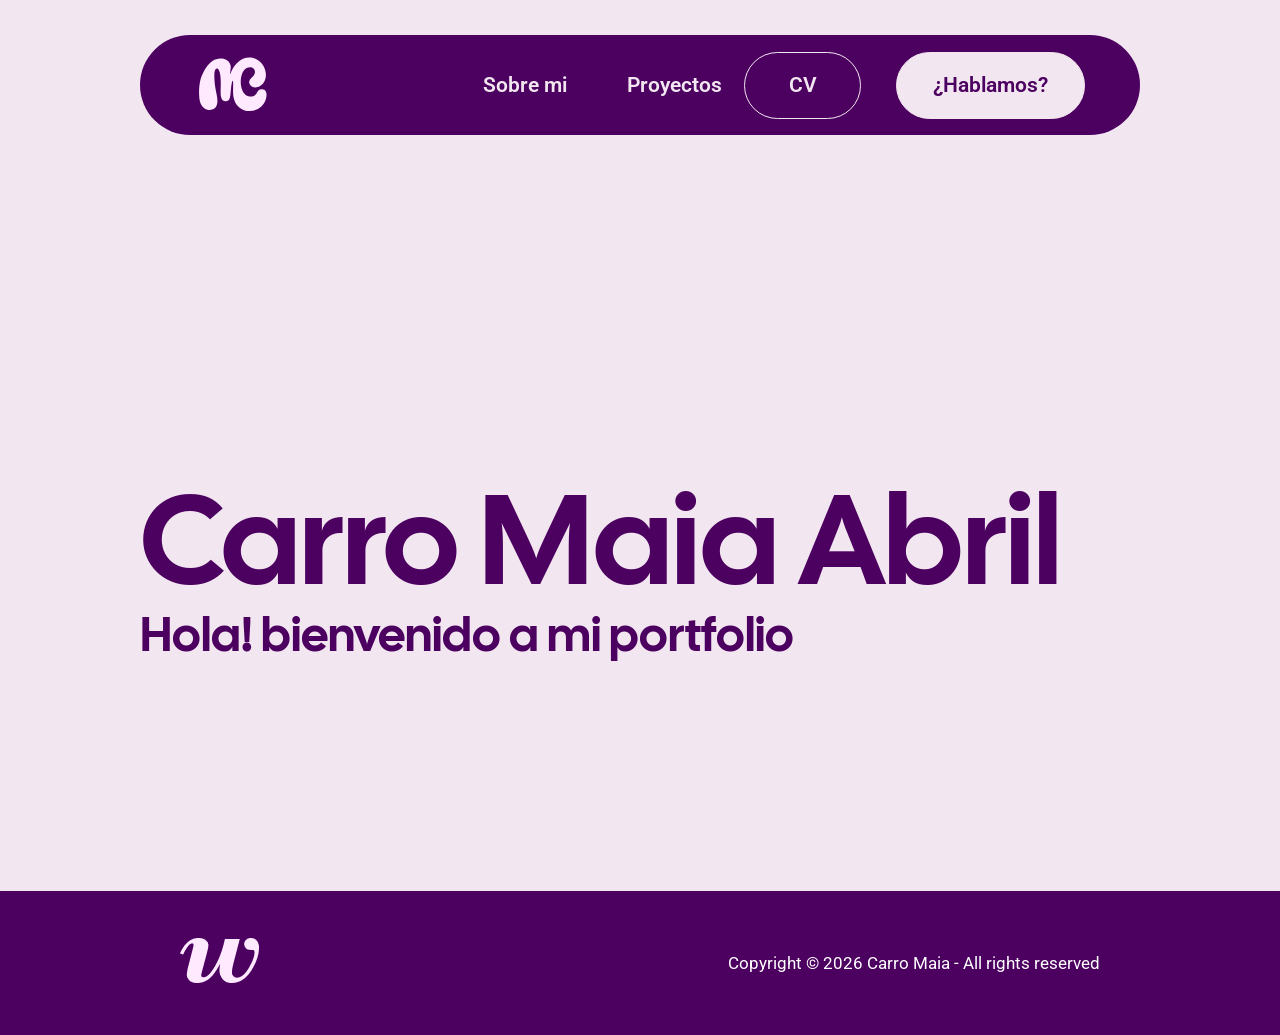
<file: index.html>
<!DOCTYPE html>
<html>

<head>
    <meta charset="utf-8" />
    <title>Maia Abril Carro - Portfolio</title>
    <link rel="icon" href="img/logo-icon.svg" type="image/logo-icon" sizes="16x16" alt="favicon-cvmaia">
    <link rel="stylesheet" href="estilos.css">
    <style>
        @import url('https://fonts.googleapis.com/css2?family=Cal+Sans&family=Roboto:ital,wdth,wght@0,75..100,100..900;1,75..100,100..900&display=swap');
    </style>
</head>

<body id="index">
    <header>
        <div class="logo-header">
            <a href="index.html">
                <img class="logo" src="img/logo-clarito.svg" alt="Logo" width="75px" height="65px">
            </a>
        </div>

        <nav class="nav-links">
            <a href="sobremi.html" target="_self">Sobre mi</a>
            <a href="proyectos.html" target="_self">Proyectos</a>
        </nav>

        <div class="nav-cv-contacto">
            <a class="cv" href="img/cv_carro_maia.pdf" download="CV-Maia-Carro.pdf" target="_blank">CV</a>
            <a class="contacto-header" href="contacto.html" target="_self">¿Hablamos?</a>
        </div>
    </header>

    <main>
        <section id="caja-index">
            <h1 class="h1">Carro Maia Abril</h1>
            <h2 class="h2">Hola! bienvenido a mi portfolio</h2>
        </section>

    </main>

    <footer>
        <a href="https://www.instagram.com/wis.unla/" target="_blank">
            <img src="img/compu3.png" alt="logo compu 3" widht="79px" height="45px">
        </a>
        <p class="footer">Copyright © 2026 Carro Maia - All rights reserved</p>
    </footer>

</body>

</html>
</file>
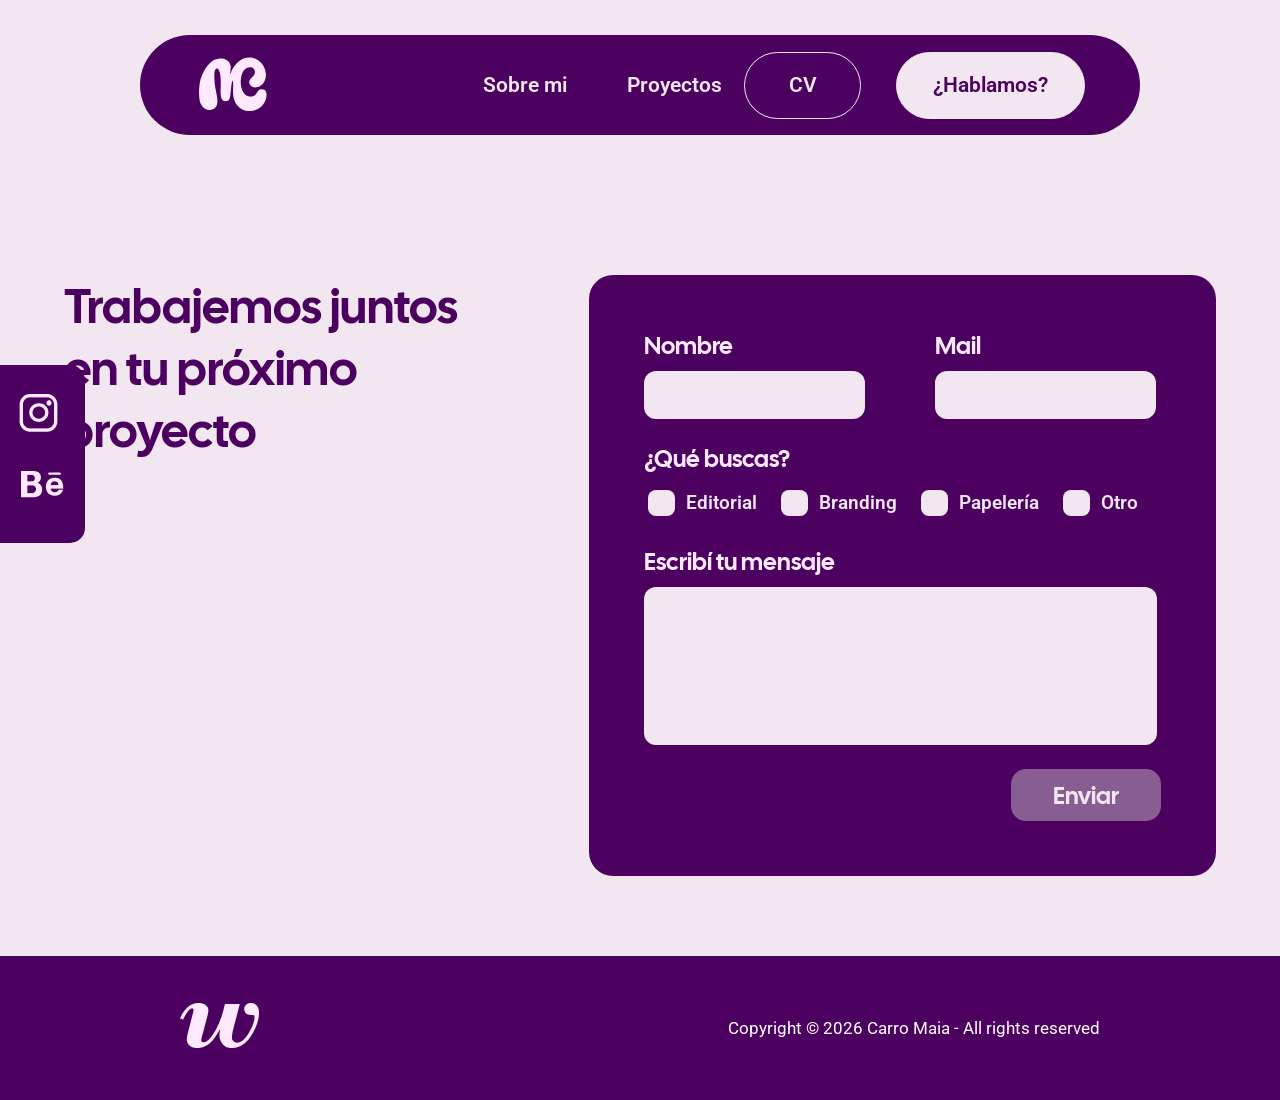
<file: contacto.html>
<!DOCTYPE html>
<html>

<head>
    <meta charset="utf-8" />
    <title>Maia Abril Carro - Portfolio</title>
    <link rel="icon" href="img/logo-icon.svg" type="image/logo-icon" sizes="16x16" alt="favicon-cvmaia">
    <link rel="stylesheet" href="estilos.css">
    <style>
        @import url('https://fonts.googleapis.com/css2?family=Cal+Sans&family=Roboto:ital,wdth,wght@0,75..100,100..900;1,75..100,100..900&display=swap');
    </style>
</head>

<body>
    <header id="header-top">
        <div class="logo-header">
            <a href="index.html">
                <img class="logo" src="img/logo-clarito.svg" alt="Logo" width="75px" height="65px">
            </a>
        </div>

        <nav class="nav-links">
            <a href="sobremi.html" target="_self">Sobre mi</a>
            <a href="proyectos.html" target="_self">Proyectos</a>
        </nav>

        <div class="nav-cv-contacto">
            <a class="cv" href="img/cv_carro_maia.pdf" download="CV-Maia-Carro.pdf" target="_blank">CV</a>
            <a class="contacto-header" href="contacto.html" target="_self">¿Hablamos?</a>
        </div>
    </header>

    <main id="main-contacto">
        <section class="contacto">
            <div class="izq">
                <div>
                    <h2>Trabajemos juntos en tu próximo proyecto</h2>
                </div>
            </div>
            <form method="post" action="" target="_blank" enctype="text/plain" class="formulario">
                <div class="datos-persona">
                    <div class="nombre">
                        <label for="nombre">
                            <h6>Nombre</h6>
                        </label>
                        <input type="text" name="Nombre" id="Nombre" maxlength="30" required>
                    </div>
                    <div class="mail">
                        <label for="mail">
                            <h6>Mail</h6>
                        </label>
                        <input type="email" name="mail" id="Mail" required>
                    </div>
                </div>
                <div class="que-buscas">
                    <h6>¿Qué buscas?</h6>
                    <div class="selecciona">
                        <label class="checkbox">
                            <input type="checkbox" name="interes[]" value="Editorial"><span>Editorial</span>
                        </label>
                        <label class="checkbox">
                            <input type="checkbox" name="interes[]" value="Branding"><span>Branding</span>
                        </label>
                        <label class="checkbox">
                            <input type="checkbox" name="interes[]" value="Papeleria"><span>Papelería</span>
                        </label>
                        <label class="checkbox">
                            <input type="checkbox" name="interes[]" value="Otro"><span>Otro</span>
                        </label>
                    </div>
                </div>
                <div class="mensaje">
                    <label for="mensaje">
                        <h6>Escribí tu mensaje</h6>
                    </label>
                    <textarea name="mensaje" id="mensaje" maxlength="700" required></textarea>
                </div>
                <input type="submit" class="boton-enviar" value="Enviar">
            </form>
        </section>
    </main>

    <footer>
        <a href="https://www.instagram.com/wis.unla/" target="_blank">
            <img src="img/compu3.png" alt="logo compu 3" widht="79px" height="45px">
        </a>
        <p class="footer">Copyright © 2026 Carro Maia - All rights reserved</p>
    </footer>

    <!--redes-->
    <div class="redes-fijo">
        <a href="https://www.instagram.com/maaaaidg_?vrfl=MTBiZG1qdjFpdGtocA%3D%3D&utm_source=qr" target="_blank">
            <img src="img/instagram-portfolio.png" alt="Instagram">
        </a>
        <a href="https://www.behance.net/maiacarro" target="_blank">
            <img src="img/behance-portfolio.png" alt="Behance">
        </a>
    </div>

</body>

</html>
</file>
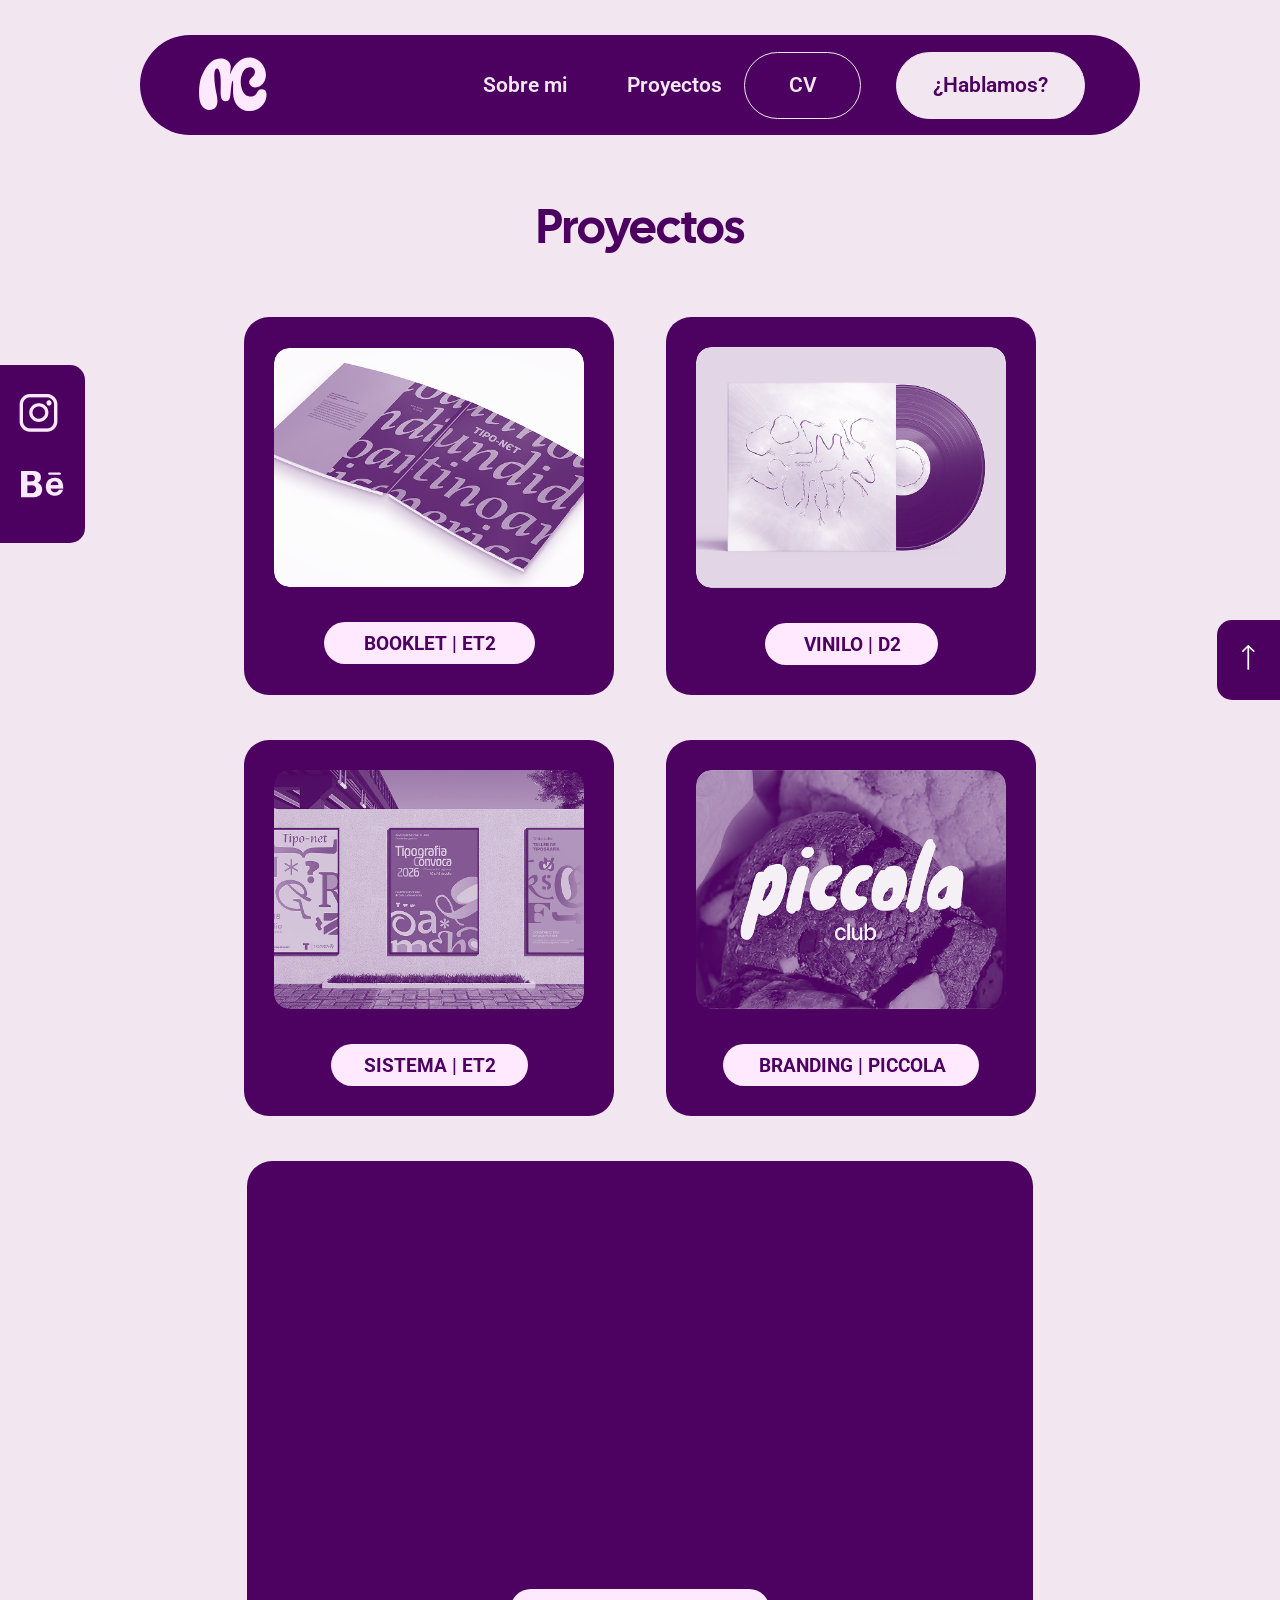
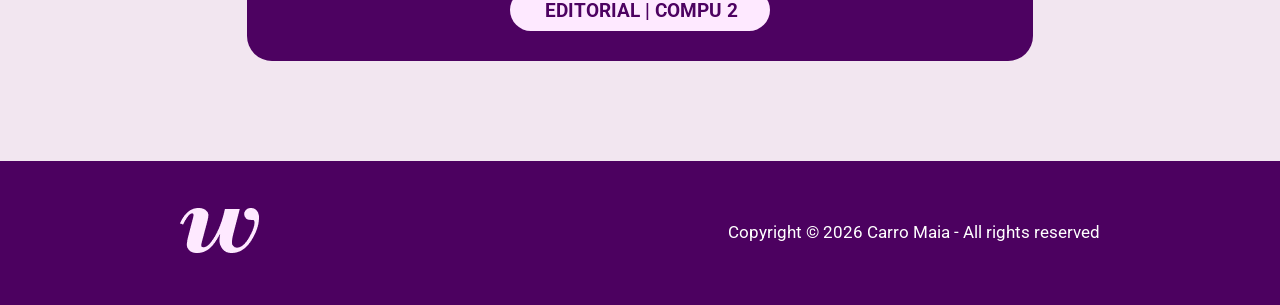
<file: proyectos.html>
<!DOCTYPE html>
<html>

<head>
    <meta charset="utf-8" />
    <title>Maia Abril Carro - Portfolio</title>
    <link rel="icon" href="img/logo-icon.svg" type="image/logo-icon" sizes="16x16" alt="favicon-cvmaia">
    <link rel="stylesheet" href="estilos.css">
    <style>
        @import url('https://fonts.googleapis.com/css2?family=Cal+Sans&family=Roboto:ital,wdth,wght@0,75..100,100..900;1,75..100,100..900&display=swap');
    </style>
</head>

<body>
    <header id="header-top">
        <div class="logo-header">
            <a href="index.html">
                <img class="logo" src="img/logo-clarito.svg" alt="Logo" width="75px" height="65px">
            </a>
        </div>

        <nav class="nav-links">
            <a href="sobremi.html" target="_self">Sobre mi</a>
            <a href="proyectos.html" target="_self">Proyectos</a>
        </nav>

        <div class="nav-cv-contacto">
            <a class="cv" href="img/cv_carro_maia.pdf" download="CV-Maia-Carro.pdf" target="_blank">CV</a>
            <a class="contacto-header" href="contacto.html" target="_self">¿Hablamos?</a>
        </div>
    </header>

    <main>
        <section class="proyectos">
            <h2>Proyectos</h2>
            <article id="galeria">
                <!-- Primera caja: Booklet -->
                <div class="caja">
                    <div class="contenedor-foto-proyecto">
                        <img class="foto-normal" src="img/booklet_color.png" alt="Proyecto Booklet violeta">
                        <img class="foto-hover" src="img/booklet.png" alt="Proyecto Booklet color">
                    </div>
                    <div class="boton-booklet">
                        <button onclick="mostrarGaleria('booklet')" class="cajas">BOOKLET | ET2</button>
                    </div>
                </div>

                <!-- Segunda caja: Vinilo -->
                <div class="caja">
                    <div class="contenedor-foto-proyecto">
                        <img class="foto-normal" src="img/vinilo.png" alt="Proyecto Vinilo violeta">
                        <img class="foto-hover" src="img/vinilo_color.png" alt="Proyecto Vinilo color">
                    </div>
                    <div class="boton-vinilo">
                        <button onclick="mostrarGaleria('vinilo')" class="cajas">VINILO | D2</button>
                    </div>
                </div>

                <!-- Tercera caja: Sistema -->
                <div class="caja">
                    <div class="contenedor-foto-proyecto">
                        <img class="foto-normal" src="img/sistema.png" alt="Proyecto Sistema violeta">
                        <img class="foto-hover" src="img/sistema_color.png" alt="Proyecto Sistema color">
                    </div>
                    <div class="boton-sistema">
                        <button onclick="mostrarGaleria('sistema')" class="cajas">SISTEMA | ET2</button>
                    </div>
                </div>

                <!-- Cuarta caja: Branding -->
                <div class="caja">
                    <div class="contenedor-foto-proyecto">
                        <img class="foto-normal" src="img/piccola.png" alt="Proyecto Branding violeta">
                        <img class="foto-hover" src="img/piccola_color.png" alt="Proyecto Branding color">
                    </div>
                    <div class="boton-branding">
                        <button onclick="mostrarGaleria('piccola')" class="cajas">BRANDING | PICCOLA</button>
                    </div>
                </div>

                <!-- Quinta caja: Editoral -->
                <div class="caja caja-ancha">
                    <div class="contenedor-foto-proyecto">
                        <video class="video-proyecto" src="img/video_editorial.mp4" autoplay muted loop
                            playsinline></video>
                    </div>
                    <div class="boton-editorial">
                        <button onclick="mostrarGaleria('editorial')" class="cajas">EDITORIAL | COMPU 2</button>
                    </div>
                </div>

            </article>

            <!--galeria oculta-->
            <section id="galeriaPopup" class="galeria-popup">
                <ul>
                    <li class="popup-completo" id="booklet">
                        <img src="img/booklet_galeria.png" alt="Proyecto Booklet color">
                        <div class="popup-der">
                            <button onclick="ocultarGaleria()">Cerrar ✕</button>
                            <div class="titulo-proy-popup">
                                <h3>BOOKLET</h3>
                                <h2>Espacio Tipográfico 2</h2>
                            </div>
                            <p class="descripcion">Booklet destinado a diseñadores, con contenidos dedicados a una
                                fundidora tipográfica latinoamericana. Cátedra De Losa — UNLa.</p>
                        </div>
                    </li>

                    <li class="popup-completo" id="vinilo">
                        <img src="img/vinilo_galeria.png" alt="Proyecto Vinilo color">
                        <div class="popup-der">
                            <button onclick="ocultarGaleria()">Cerrar ✕</button>
                            <div class="titulo-proy-popup">
                                <h3>VINILO</h3>
                                <h2>Taller de Diseño 2</h2>
                            </div>
                            <p class="descripcion">Exploración tipográfica a partir de la consigna Tipografía como
                                imagen. Cátedra Volpe — UNLa.
                                ​​</p>
                        </div>
                    </li>

                    <li class="popup-completo" id="sistema">
                        <img src="img/sistema_color_galeria.png" alt="Proyecto Sistema color">
                        <div class="popup-der">
                            <button onclick="ocultarGaleria()">Cerrar ✕</button>
                            <div class="titulo-proy-popup">
                                <h3>SISTEMA</h3>
                                <h2>Espacio Tipográfico 2</h2>
                            </div>
                            <p class="descripcion">Diseño de sistema de piezas gráficas para Tipografía Convoca, un
                                encuentro regional ficticio de tipografía. Cátedra De Losa — UNLa.</p>
                        </div>
                    </li>

                    <li class="popup-completo" id="piccola">
                        <img src="img/piccola_galeria.png" alt="Proyecto Branding color">
                        <div class="popup-der">
                            <button onclick="ocultarGaleria()">Cerrar ✕</button>
                            <div class="titulo-proy-popup">
                                <h3>BRANDING</h3>
                                <h2>Piccola</h2>
                            </div>
                            <p class="descripcion">Desarrollo de identidad visual y branding para un emprendimiento de
                                pastelería y cookies.</p>
                        </div>
                    </li>
                    <li class="popup-completo" id="editorial">
                        <img src="img/editorial.png" alt="Revista editorial">
                        <div class="popup-der">
                            <button onclick="ocultarGaleria()">Cerrar ✕</button>
                            <div class="titulo-proy-popup">
                                <h3>EDITORIAL</h3>
                                <h2>Compu 2</h2>
                            </div>
                            <p class="descripcion">Diseño de dispositivo de lectura en formato A5 vertical por página,
                                aplicando conceptos y técnicas de la cursada. Cátedra Nuñez — UNLa.</p>
                        </div>
                    </li>
                </ul>
            </section>
        </section>
    </main>

    <footer>
        <a href="https://www.instagram.com/wis.unla/" target="_blank">
            <img src="img/compu3.png" alt="logo compu 3" widht="79px" height="45px">
        </a>
        <p class="footer">Copyright © 2026 Carro Maia - All rights reserved</p>
    </footer>

    <!--redes y flecha-->
    <div class="redes-fijo">
        <a href="https://www.instagram.com/maaaaidg_?vrfl=MTBiZG1qdjFpdGtocA%3D%3D&utm_source=qr" target="_blank">
            <img src="img/instagram-portfolio.png" alt="Instagram">
        </a>
        <a href="https://www.behance.net/maiacarro" target="_blank">
            <img src="img/behance-portfolio.png" alt="Behance">
        </a>
    </div>
    <div class="volver-arriba">
        <a href="#header-top"><img src="img/flecha.png" alt="volver arriba"></a>
    </div>

    <script>
        function mostrarGaleria(idProyecto) {
            document.getElementById("galeriaPopup").style.display = "flex";

            const proyectos = document.querySelectorAll('.popup-completo');
            proyectos.forEach(p => p.style.display = 'none');

            const seleccionado = document.getElementById(idProyecto);
            if (seleccionado) {
                seleccionado.style.display = "flex";
            }
        }

        function ocultarGaleria() {
            document.getElementById("galeriaPopup").style.display = "none";
            window.location.hash = "";
        }
    </script>

    </main>

</body>

</html>
</file>
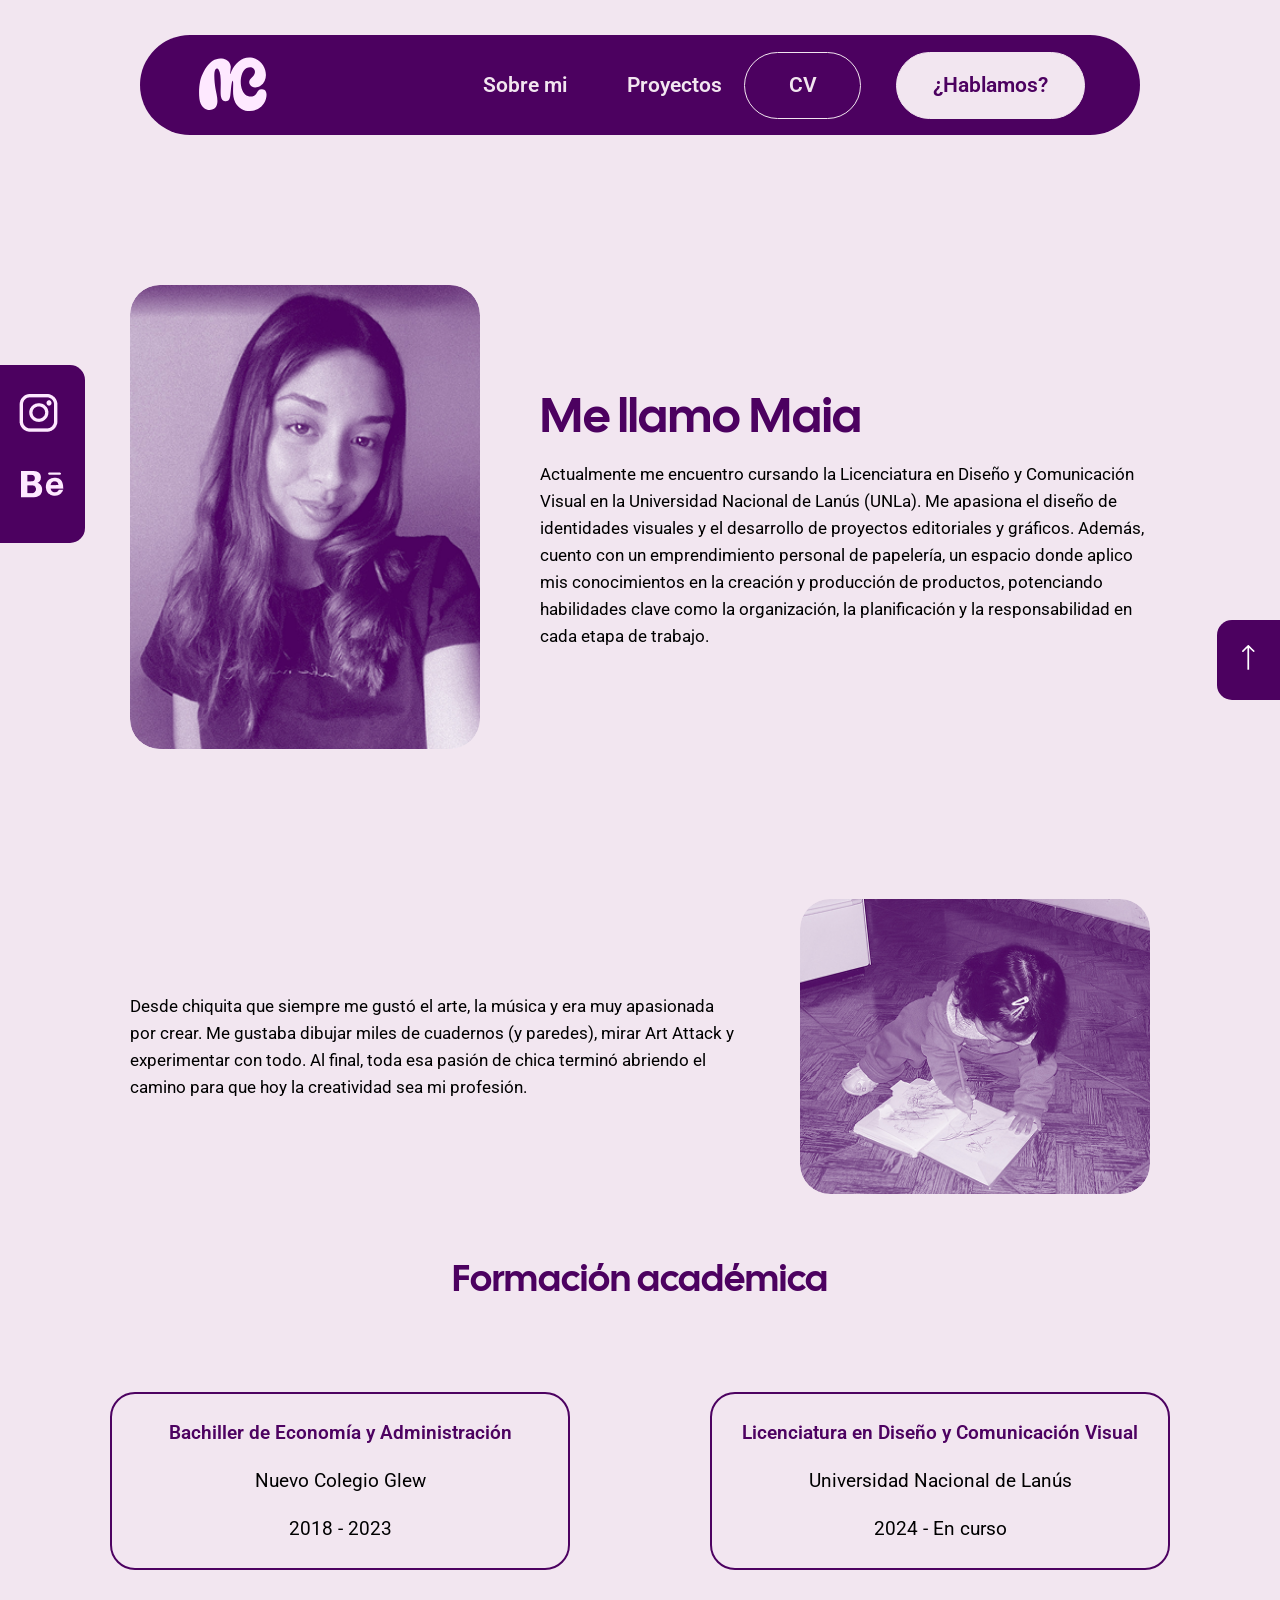
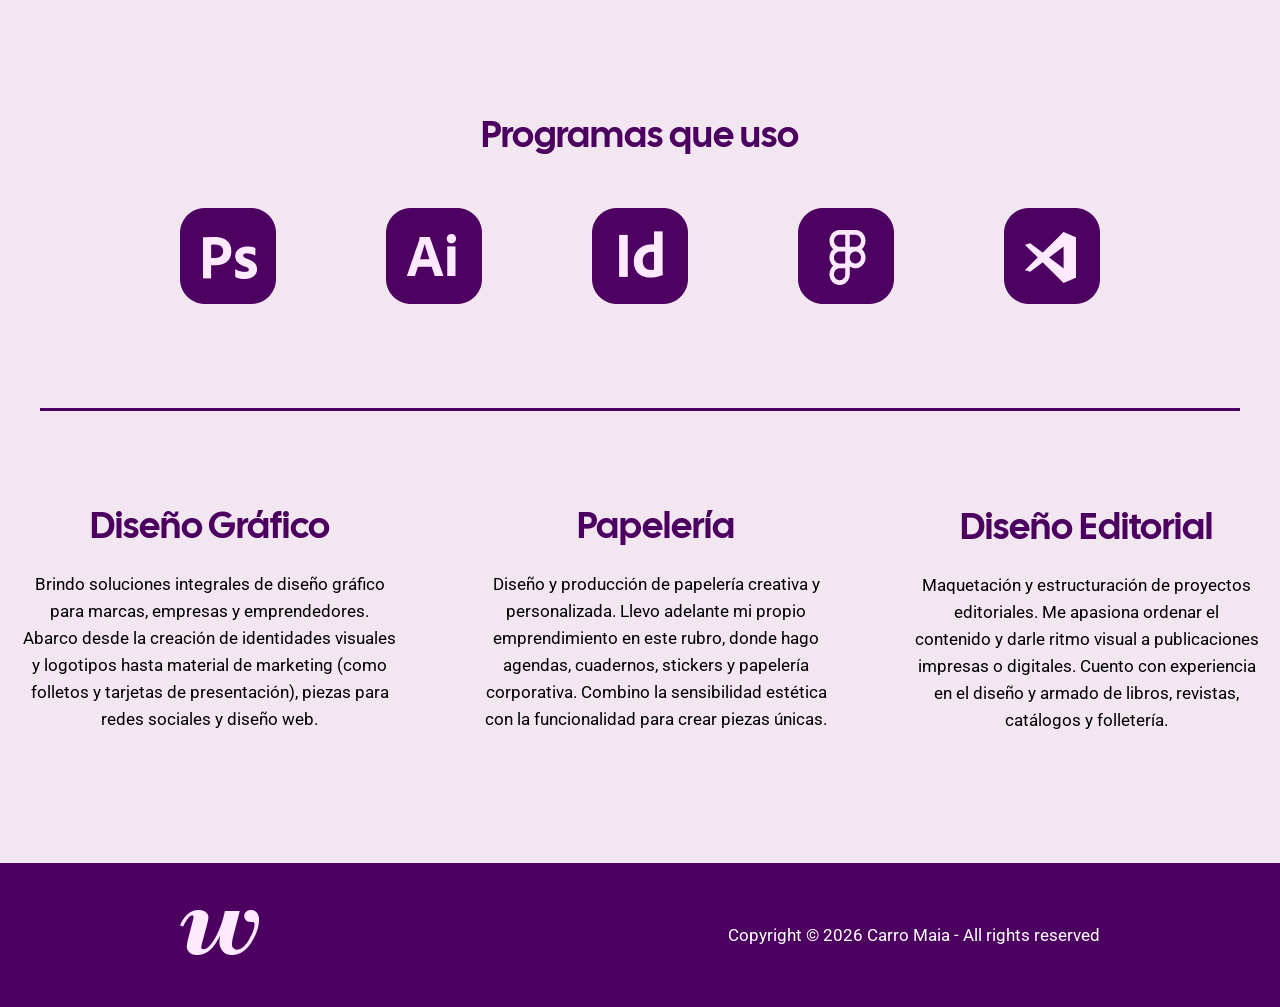
<file: sobremi.html>
<!DOCTYPE html>
<html>

<head>
    <meta charset="utf-8" />
    <title>Maia Abril Carro - Portfolio</title>
    <link rel="icon" href="img/logo-icon.svg" type="image/logo-icon" sizes="16x16" alt="favicon-cvmaia">
    <link rel="stylesheet" href="estilos.css">
    <style>
        @import url('https://fonts.googleapis.com/css2?family=Cal+Sans&family=Roboto:ital,wdth,wght@0,75..100,100..900;1,75..100,100..900&display=swap');
    </style>
</head>

<body>
    <header id="header-top">
        <div class="logo-header">
            <a href="index.html">
                <img class="logo" src="img/logo-clarito.svg" alt="Logo" width="75px" height="65px">
            </a>
        </div>
        <input type="checkbox" id="menu-toggle" class="menu-checkbox">


        <label for="menu-toggle" class="menu-btn">
            <span class="bar"></span>
            <span class="bar"></span>
            <span class="bar"></span>
        </label>
        
        <nav class="nav-links">
            <a href="sobremi.html" target="_self">Sobre mi</a>
            <a href="proyectos.html" target="_self">Proyectos</a>
        </nav>

        <div class="nav-cv-contacto">
            <a class="cv" href="img/cv_carro_maia.pdf" download="CV-Maia-Carro.pdf" target="_blank">CV</a>
            <a class="contacto-header" href="contacto.html" target="_self">¿Hablamos?</a>
        </div>

        <nav class="nav-mobile">
            <a href="sobremi.html" target="_self">Sobre mi</a>
            <a href="proyectos.html" target="_self">Proyectos</a>
            <a href="contacto.html" target="_self">Contacto</a>
        </nav>
    </header>

    <main id="sobremi">
        <section class="sobremi">
            <div class="bloque-principal">
                <!-- Contenedor foto principal -->
                <div class="contenedor-foto">
                    <img class="foto-normal" src="img/maia.png" alt="Maia violeta">
                    <img class="foto-hover" src="img/maia_color_2.png" alt="Maia color">
                </div>
                <article class="texto-a">
                    <h2>Me llamo Maia</h2>
                    <p>Actualmente me encuentro cursando la Licenciatura en Diseño y Comunicación Visual en la
                        Universidad Nacional de Lanús (UNLa). Me apasiona el diseño de identidades visuales y el
                        desarrollo de proyectos editoriales y gráficos. Además, cuento con un emprendimiento
                        personal de
                        papelería, un espacio donde aplico mis conocimientos en la creación y producción de
                        productos,
                        potenciando habilidades clave como la organización, la planificación y la responsabilidad en
                        cada etapa de trabajo.</p>
                </article>
            </div>

            <div class="bloque-principal">
                <p>Desde chiquita que siempre me gustó el arte, la música y era muy apasionada por crear. Me gustaba
                    dibujar miles de cuadernos (y paredes), mirar Art Attack y experimentar con todo. Al final, toda
                    esa
                    pasión de chica terminó abriendo el camino para que hoy la creatividad sea mi profesión.</p>
                <!-- Contenedor foto chica -->
                <div class="contenedor-foto">
                    <img class="foto-normal" src="img/maia_chiquita.png" alt="Maia chiquita violeta">
                    <img class="foto-hover" src="img/maia_chiquita_color.png" alt="Maia chiquita color">
                </div>
            </div>
        </section>

        <section class="formacion-academica">
            <h3>Formación académica</h3>
            <ul class="formacion">
                <li class="economia-y-administracion">
                    <div class="h4-5">
                        <h4>Bachiller de Economía y Administración</h4>
                        <h5>Nuevo Colegio Glew</h5>
                        <h5>2018 - 2023</h5>
                    </div>
                </li>
                <li class="diseño-y-comunicacion">
                    <div class="h4-5-2">
                        <h4>Licenciatura en Diseño y Comunicación Visual</h4>
                        <h5>Universidad Nacional de Lanús</h5>
                        <h5>2024 - En curso</h5>
                    </div>
                </li>
            </ul>
        </section>

        <section class="programas">
            <h3>Programas que uso</h3>
            <ul class="logos">
                <li><img src="img/ps.png" alt="Adobe Photoshop"></li>
                <li><img src="img/ai.png" alt="Adobe Illustrator"></li>
                <li><img src="img/id.png" alt="Adobe InDesign"></li>
                <li><img src="img/figma.png" alt="Figma"></li>
                <li><img src="img/visual.png" alt="Visual Studio Code"></li>
            </ul>
        </section>

        <section class="servicios">
            <ul class="servicios-3">
                <li class="diseño-grafico">
                    <h3>Diseño Gráfico</h3>
                    <p class="centrado">Brindo soluciones integrales de diseño gráfico para marcas, empresas y
                        emprendedores. Abarco desde la creación de identidades visuales y logotipos hasta material
                        de
                        marketing (como folletos y tarjetas de presentación), piezas para redes sociales y diseño
                        web.
                    </p>
                </li>
                <li class="papeleria">
                    <h3>Papelería</h3>
                    <p class="centrado">Diseño y producción de papelería creativa y personalizada. Llevo adelante mi
                        propio emprendimiento en este rubro, donde hago agendas, cuadernos, stickers y papelería
                        corporativa. Combino la sensibilidad estética con la funcionalidad para crear piezas
                        únicas.
                    </p>
                </li>
                <li class="diseño-editorial">
                    <h3>Diseño Editorial</h3>
                    <p class="centrado">Maquetación y estructuración de proyectos editoriales. Me apasiona ordenar
                        el
                        contenido y darle ritmo visual a publicaciones impresas o digitales. Cuento con experiencia
                        en
                        el diseño y armado de libros, revistas, catálogos y folletería.</p>
                </li>
            </ul>
        </section>
    </main>

    <footer>
        <a href="https://www.instagram.com/wis.unla/" target="_blank">
            <img src="img/compu3.png" alt="logo compu 3" widht="79px" height="45px">
        </a>
        <p class="footer">Copyright © 2026 Carro Maia - All rights reserved</p>
    </footer>

    <!--redes y flecha-->
    <div class="redes-fijo">
        <a href="https://www.instagram.com/maaaaidg_?vrfl=MTBiZG1qdjFpdGtocA%3D%3D&utm_source=qr" target="_blank">
            <img src="img/instagram-portfolio.png" alt="Instagram">
        </a>
        <a href="https://www.behance.net/maiacarro" target="_blank">
            <img src="img/behance-portfolio.png" alt="Behance">
        </a>
    </div>
    <div class="volver-arriba">
        <a href="#header-top"><img src="img/flecha.png" alt="volver arriba"></a>
    </div>
</body>

</html>
</file>
<file: estilos.css>
/* CSS DOCUMENT */
@charset "UTF-8";

/* configuraciones generales*/

:root {
    --violeta-oscuro: #4c0160;
    --violeta-intermedio: #875d92;
    --violeta-clarito: #f2e6f0;
}

body {
    background-color: var(--violeta-clarito, #FEE9FF);
    margin: 0;
    padding: 0;
    box-sizing: border-box;
    display: flex;
    flex-direction: column;
    min-height: 115vh;
    cursor: url(img/cursor.svg), auto;
}

main {
    display: flex;
    flex-direction: column;
    margin: 0px;
    flex: 1;
}

/*estilos*/

h1 {
    font-family: "Cal Sans";
    color: var(--violeta-oscuro, #4D0261);
    text-align: left;
    font-size: 8rem;
    font-style: normal;
    font-weight: 400;
    line-height: 8rem;
    margin: 0px
}

h2 {
    color: var(--violeta-oscuro, #4D0261);
    font-family: "Cal Sans";
    text-align: left;
    font-size: 3rem;
    font-style: normal;
    font-weight: 400;
    line-height: normal;
    margin: 0px
}

h3 {
    color: var(--violeta-oscuro, #4D0261);
    text-align: center;
    font-family: "Cal Sans";
    font-size: 37px;
    font-style: normal;
    font-weight: 400;
    line-height: normal;
    align-self: stretch;
    margin: 0;
}

h4 {
    color: var(--colores-violeta-oscuro, #4D0261);
    text-align: center;
    font-family: Roboto;
    font-size: 19px;
    font-style: normal;
    font-weight: 600;
    line-height: 38px;
    margin: 0;
}

h5 {
    color: #000;
    text-align: center;
    font-family: Roboto;
    font-size: 19px;
    font-style: normal;
    font-weight: 400;
    line-height: 38px;
    margin: 0;
}

h6 {
    color: var(--colores-violeta-claro, #FEE9FF);
    font-family: "Cal Sans";
    font-size: 1.5rem;
    font-style: normal;
    font-weight: 400;
    line-height: normal;
    margin: 0;
}

p {
    font-family: Roboto;
    font-size: 17px;
    font-style: normal;
    font-weight: 400;
    line-height: 27px;
    margin: 0;
}

/* header */

header {
    background-color: var(--violeta-oscuro, #4D0261);
    border-radius: 60px;
    display: flex;
    padding: 15px 55px;
    align-items: center;
    justify-content: space-between;
    margin: 35px 140px 60px 140px;
}

.h1.h2 {
    transition: color 0.4s ease;
}

.h1:hover {
    color: var(--violeta-clarito, #FEE9FF);
    text-transform: uppercase;
}

.h2:hover {
    color: var(--violeta-clarito, #FEE9FF);
}

.logo {
    margin-right: 190px;
}

nav {
    display: flex;
    justify-content: space-between;
    align-items: center;
    flex-shrink: 0;

}

/* botones header */
a {
    text-decoration: none;
    color: var(--violeta-clarito, #FEE9FF);
    font-family: Roboto;
    font-size: 1.3125rem;
    font-style: normal;
    font-weight: 600;
}

.nav-header {
    display: flex;
    justify-content: space-between;
    align-items: center;
    flex-shrink: 0;

}

.logo-header {
    display: flex;
    align-items: center;
}

.nav-links {
    display: flex;
    justify-content: center;
    align-items: center;
    gap: 60px;
    background: var(--violeta-oscuro, #4D0261);
}

.nav-links a {
    position: relative;
    padding: 5px 0;
}

.nav-links a::after {
    content: '';
    position: absolute;
    width: 0;
    height: 2px;
    bottom: -2px;
    left: 0;
    background-color: var(--violeta-clarito, #FEE9FF);
    transition: width 0.3s ease;
}

.nav-links a:hover::after {
    width: 100%;
}

.nav-cv-contacto {
    display: flex;
    align-items: center;
    gap: 35px;
}

.cv {
    display: flex;
    width: 115px;
    height: 65px;
    justify-content: center;
    align-items: center;
    border-radius: 60px;
    border: 1px solid var(--violeta-clarito, #FEE9FF);
}

.cv:hover {
    background-color: var(--violeta-clarito, #FEE9FF);
    color: var(--violeta-oscuro, #4D0261);
    transition: background-color 0.7s ease
}

.contacto-header {
    color: var(--violeta-oscuro, #4D0261);
    display: flex;
    width: 187px;
    height: 65px;
    justify-content: center;
    align-items: center;
    border-radius: 60px;
    background: var(--violeta-clarito, #FEE9FF);
    border: 1px solid var(--violeta-clarito, #FEE9FF);
    transition: background-color 0.7s ease
}

.contacto-header:hover {
    background-color: var(--violeta-oscuro, #4D0261);
    color: var(--violeta-clarito, #FEE9FF);
    border-color: var(--violeta-clarito, #FEE9FF);
    transition: background-color 0.7s ease
}


#index {
    transition: background-color 0.4s ease;
}

#index:has(h1:hover),
#index:has(h2:hover) {
    background-color: var(--violeta-oscuro, #4D0261);
}


/*footer*/

footer {
    background-color: var(--violeta-oscuro);
    display: flex;
    flex-direction: row;
    flex-wrap: nowrap;
    justify-content: space-between;
    align-items: center;
    width: auto;
    height: 16vh;
    padding: 0px 180px;
}

.footer {
    color: #FFF;
}

/*index*/

#caja-index {
    position: relative;
    left: 140px;
    top: 280px;
}

/*sobre mi*/

#sobremi {
    align-items: center;
    padding: 90px 0px 90px 0px;

}

.sobremi {
    display: flex;
    width: 100%;
    max-width: 1200px;
    flex-direction: column;
    align-items: center;
    gap: 150px;
    box-sizing: border-box;
    padding: 0px 90px
}

.bloque-principal {
    display: flex;
    flex-direction: row;
    align-items: center;
    justify-content: space-between;
    width: 100%;
    gap: 60px;
}

.texto-a {
    display: flex;
    flex-direction: column;
    align-items: flex-start;
    gap: 15px;
    flex: 1;
}

.contenedor-foto {
    position: relative;
    width: 350px;
    height: auto;
    border-radius: 30px;
    overflow: hidden;
    flex-shrink: 0;
}

.contenedor-foto img {
    width: 100%;
    height: auto;
    border-radius: 30px;
    display: block;
    transition: opacity 0.5s ease;
}

.contenedor-foto .foto-hover {
    position: absolute;
    top: 0;
    left: 0;
    opacity: 0;
}

.contenedor-foto:hover .foto-hover {
    opacity: 1;
}

.formacion-academica {
    display: flex;
    width: 100%;
    max-width: 1060px;
    flex-direction: column;
    align-items: center;
    gap: 90px;
    padding: 60px 0px 80px 0px;
}

.formacion {
    display: flex;
    align-items: center;
    gap: 140px;
    align-self: stretch;
    margin: 0;
    padding: 0;
}

.economia-y-administracion,
.diseño-y-comunicacion {
    display: flex;
    width: 100%;
    flex-direction: column;
    justify-content: center;
    align-items: center;
    border-radius: 25px;
    border: 2px solid var(--colores-violeta-oscuro, #4D0261);
    margin: 0px;
    transition: background-color 0.4s ease, border-color 0.4s ease, transform 0.3s ease;
}

.economia-y-administracion:hover,
.diseño-y-comunicacion:hover {
    background-color: var(--violeta-intermedio, #875d92);
    border-color: var(--violeta-intermedio, #875d92);
}

.economia-y-administracion:hover h4,
.diseño-y-comunicacion:hover h4 {
    color: #FFF;
    transition: color 0.4s ease;
}

.economia-y-administracion:hover h5,
.diseño-y-comunicacion:hover h5 {
    color: #FFF;
    transition: color 0.4s ease;
}

.h4-5,
.h4-5-2 {
    display: flex;
    flex-direction: column;
    align-items: center;
    gap: 10px;
    margin: 20px;
}

p.centrado {
    text-align: center;
}

.programas {
    display: flex;
    width: 100%;
    max-width: 1060px;
    flex-direction: column;
    align-items: center;
    gap: 50px;
    padding-top: 60px;
    margin: 0;
    box-sizing: border-box;
}

.logos {
    display: flex;
    justify-content: center;
    align-items: center;
    gap: 110px;
    list-style: none;
    padding: 0;
    margin: 0;
    flex-wrap: wrap;
    width: 100%;
}

.logos img {
    transition: transform 0.3s ease;
}

.logos img:hover {
    transform: scale(1.15);
}

.servicios {
    display: flex;
    flex-direction: column;
    align-items: center;
    gap: 80px;
    width: 100%;
    max-width: 1200px;
    margin-top: 100px;
    padding-top: 90px;
    border-top: 3px solid var(--violeta-oscuro, #4D0261);
    box-sizing: border-box;
}

.linea {
    background-color: var(--violeta-oscuro, #4D0261);
    width: 1193px;
    height: 3px;
    margin-top: 184px;
    margin-bottom: 102px;
    border-radius: 2px;
}

.servicios-3 {
    display: flex;
    align-items: center;
    gap: 80px;
    align-self: center;
    justify-content: center;
    list-style: none;
    padding: 0px 0px 40px 0px;
    margin: 0;
}

.diseño-grafico {
    display: flex;
    width: 376px;
    flex-direction: column;
    align-items: center;
    gap: 22px;
}

.papeleria {
    display: flex;
    width: 357px;
    flex-direction: column;
    align-items: center;
    gap: 22px;
}

.diseño-editorial {
    display: flex;
    width: 344px;
    height: 231px;
    flex-direction: column;
    align-items: center;
    gap: 22px;
}

.diseño-editorial h3 {
    padding: 0;
}

.diseño-grafico h3 {
    padding: 0;
}

.papeleria h3 {
    padding: 0;
}

/*proyectos*/

.proyectos {
    display: flex;
    width: 100%;
    flex-direction: column;
    align-items: center;
    gap: 60px;
    margin: 0 auto;
}

#galeria {
    display: flex;
    flex-wrap: wrap;
    justify-content: center;
    gap: 45px 52px;
    width: 100%;
    max-width: 950px;
    padding-bottom: 100px;
}

.caja {
    border-radius: 25px;
    background: var(--colores-violeta-oscuro, #4D0261);
    display: flex;
    padding: 30px;
    box-sizing: border-box;
    flex-direction: column;
    justify-content: center;
    align-items: center;
    gap: 35px;
    width: 370px;
}

.boton-booklet {
    border-radius: 25px;
    background: var(--colores-violeta-claro, #FEE9FF);
    display: flex;
    width: 171px;
    height: 40px;
    padding: 2px 19px 0 21px;
    justify-content: center;
    align-items: center;
    gap: 10px;
}

.boton-vinilo {
    border-radius: 25px;
    background: var(--colores-violeta-claro, #FEE9FF);
    display: flex;
    width: 133px;
    height: 40px;
    padding: 2px 19px 0 21px;
    justify-content: center;
    align-items: center;
    gap: 10px;
}

.boton-sistema {
    border-radius: 25px;
    background: var(--colores-violeta-claro, #FEE9FF);
    display: flex;
    width: 157px;
    height: 40px;
    padding: 2px 19px 0 21px;
    justify-content: center;
    align-items: center;
    gap: 10px;
}

.boton-branding {
    border-radius: 25px;
    background: var(--colores-violeta-claro, #FEE9FF);
    display: flex;
    width: 216px;
    height: 40px;
    padding: 2px 19px 0 21px;
    justify-content: center;
    align-items: center;
    gap: 10px;
}

.contenedor-foto-proyecto {
    position: relative;
    width: 100%;
    height: auto;
    border-radius: 15px;
    overflow: hidden;
}

.contenedor-foto-proyecto img {
    width: 100%;
    height: auto;
    border-radius: 15px;
    display: block;
    transition: opacity 0.5s ease;
}

.contenedor-foto-proyecto .foto-hover {
    position: absolute;
    top: 0;
    left: 0;
    opacity: 0;
}

.caja:hover .contenedor-foto-proyecto .foto-hover {
    opacity: 1;
}

.cajas {
    background: transparent;
    border: none;
    outline: none;
    text-align: center;
    font-family: Roboto;
    font-size: 19px;
    font-style: normal;
    font-weight: 700;
    line-height: 38px;
    color: var(--colores-violeta-oscuro, #4D0261);
    width: 100%;
    height: 100%;
    display: flex;
    justify-content: center;
    align-items: center;
}

/* galeria oculta */

.galeria-popup {
    display: none;
    position: fixed;
    top: 0;
    left: 0;
    width: 100vw;
    height: 100vh;
    background-color: rgba(77, 2, 97, 0.85);
    z-index: 9999;
    align-items: center;
    justify-content: center;
}

.galeria-popup ul {
    list-style: none;
    padding: 0;
    margin: 0;
    width: 100%;
    height: 100%;
    display: flex;
    align-items: center;
    justify-content: center;
}

.popup-completo {
    display: none;
    flex-direction: row;
    align-items: center;
    justify-content: center;
    gap: 40px;
    background: #FFF;
    padding: 40px;
    border-radius: 30px;
    border: 3px solid var(--colores-violeta-oscuro, #4D0261);
    width: 90%;
    max-width: 900px;
    box-sizing: border-box;
    box-shadow: 0 15px 35px rgba(0, 0, 0, 0.3);
}

/* estilos internos del pop-up */
.popup-completo img {
    max-width: 100%;
    height: auto;
    max-height: 450px;
    border-radius: 15px;
    object-fit: cover;
}

.popup-der {
    display: flex;
    flex-direction: column;
    align-items: flex-start;
    gap: 20px;
}

.titulo-proy-popup h3 {
    color: var(--colores-violeta-oscuro, #4D0261);
    font-size: 24px;
    margin: 0;
    text-align: left;
}

.titulo-proy-popup h2 {
    color: #333;
    font-size: 18px;
    margin: 5px 0 0 0;
}

.popup-completo p.descripcion {
    font-family: Roboto, sans-serif;
    font-size: 14px;
    color: #333;
    line-height: 1.5;
    margin: 0;
}

/* Botón de cerrar */
.popup-completo button {
    background-color: var(--colores-violeta-oscuro, #4D0261);
    color: #FFF;
    border: none;
    padding: 10px 20px;
    border-radius: 10px;
    cursor: pointer;
    font-weight: bold;
    font-family: Roboto, sans-serif;
    transition: background-color 0.3s ease;
}

.popup-completo button:hover {
    background-color: var(--violeta-intermedio, #875d92);
}

.caja.caja-ancha {
    width: 100%;
    max-width: 786px;
}

.contenedor-foto-proyecto video {
    width: 100%;
    height: auto;
    border-radius: 15px;
    display: block;
    object-fit: cover;
}

.boton-editorial {
    border-radius: 25px;
    background: var(--colores-violeta-claro, #FEE9FF);
    display: flex;
    width: 220px;
    height: 40px;
    padding: 2px 19px 0 21px;
    justify-content: center;
    align-items: center;
    gap: 10px;
}

/*Contacto*/

#main-contacto {
    gap: 150px;
    width: 100%;
    padding: 80px 0;
}

.contacto {
    display: flex;
    justify-content: center;
    align-items: flex-start;
    gap: 80px;
    max-width: 1300px;
    margin: 0 auto;
}

.izq {
    max-width: 450px;
    display: flex;
    flex-direction: column;
    align-items: flex-start;
}

.formulario {
    background-color: var(--violeta-oscuro);
    display: flex;
    flex-direction: column;
    gap: 24px;
    border: none;
    border-radius: 24px;
    padding: 55px;
    width: 100%;
    max-width: 800px;
    box-sizing: border-box;
}

.datos-persona {
    display: flex;
    gap: 70px;
    width: 100%;
}

.Nombre,
.Mail,
.que-buscas,
.mensaje {
    display: flex;
    flex-direction: column;
    align-items: flex-start;
    gap: 10px;
    flex: 1;
}

.formulario input[type="text"],
.formulario input[type="email"] {
    width: 100%;
    height: 48px;
    padding: 0 16px;
    border: none;
    border-radius: 12px;
    background-color: var(--violeta-clarito);
    color: var(--violeta-oscuro);
    font-size: 15px;
    font-family: inherit;
    outline: none;
    box-sizing: border-box;
    margin-top: 10px;
}

.selecciona {
    display: flex;
    gap: 20px;
    flex-wrap: wrap;
    width: 100%;
}

.checkbox {
    display: flex;
    align-items: center;
    gap: 8px;
    font-size: 15px;
    color: var(--violeta-clarito);
    cursor: pointer;
    font-family: Roboto;
    font-size: 19px;
    font-style: normal;
    font-weight: 600;
    line-height: 38px;
    margin: 0;
}

.checkbox input[type="checkbox"] {
    appearance: none;
    width: 27px;
    height: 26px;
    background-color: var(--violeta-clarito);
    border: none;
    border-radius: 8px;
    display: grid;
    place-content: center;
    cursor: pointer;
    transition: background-color 0.2s ease;
}

.checkbox input[type="checkbox"]::before {
    content: "✔";
    font-size: 14px;
    color: var(--violeta-clarito);
    transform: scale(0);
    transition: transform 0.1s ease-in-out;
}

.checkbox input[type="checkbox"]:checked {
    background-color: var(--violeta-intermedio);
}

.checkbox input[type="checkbox"]:checked::before {
    transform: scale(1);
}

.formulario textarea {
    width: 93%;
    height: 130px;
    padding: 14px 16px;
    border: none;
    border-radius: 12px;
    background-color: var(--violeta-clarito);
    color: var(--violeta-oscuro);
    font-size: 15px;
    font-family: inherit;
    resize: none;
    outline: none;
}

.boton-enviar {
    background-color: var(--violeta-intermedio);
    color: var(--violeta-clarito);
    border: none;
    width: 150px;
    height: 52px;
    border-radius: 15px;
    font-size: 20px;
    font-weight: 700;
    cursor: pointer;
    font-family: "Cal Sans";
    font-size: 1.5rem;
    font-style: normal;
    font-weight: 400;
    line-height: normal;
    align-self: flex-end;
    transition: background-color 0.2s ease, color 0.2s ease;
}

.boton-enviar:hover {
    background-color: var(--violeta-clarito);
    color: var(--violeta-oscuro);
}

.redes-fijo {
    background-color: var(--violeta-oscuro);
    position: fixed;
    top: 365px;
    left: 0px;
    padding: 25px 15px;
    border-radius: 0px 15px 15px 0px;
    display: flex;
    flex-direction: column;
    align-items: flex-start;
    gap: 15px;
}

.volver-arriba {
    background-color: var(--violeta-oscuro);
    position: fixed;
    bottom: 200px;
    right: 0px;
    padding: 25px 25px;
    border-radius: 15px 0px 0px 15px;
}

.volver-arriba img {
    height: 25px;
    width: auto;
}

.menu-checkbox,
.menu-btn,
.close-btn,
.nav-mobile {
    display: none;
}

@media screen and (max-width: 500px) {

    body {
        box-sizing: border-box;
    }

    header {
        margin: 15px auto;
        width: 100%;
        border-radius: 40px;
        box-sizing: border-box;
    }

    .logo {
        margin-right: 0;
        width: 50px;
        height: auto;
    }

    .nav-links,
    .nav-cv-contacto {
        display: none;
    }

    .menu-btn {
        display: flex;
        flex-direction: column;
        gap: 5px;
        cursor: pointer;
        z-index: 1001;
    }

    .menu-btn .bar {
        width: 26px;
        height: 3px;
        background-color: var(--violeta-clarito);
        border-radius: 2px;
        transition: transform 0.3s ease, opacity 0.3s ease;
    }

    .nav-mobile {
        position: fixed;
        top: 0;
        right: -100%;
        width: 195px;
        height: 360px;
        background-color: var(--violeta-oscuro);
        border-radius: 20px 0 0 20px;
        padding: 95px 45px 50px 55px;
        display: flex;
        flex-direction: column;
        align-items: center;
        gap: 25px;
        transition: right 0.3s ease-in-out;
        box-sizing: border-box;
        z-index: 1000;
        box-shadow: -5px 0 25px rgba(0, 0, 0, 0.3);
    }

    /*el menú se desliza a la pantalla */
    #menu-toggle:checked~.nav-mobile {
        right: 0;
    }

    /*x al abrir*/
    #menu-toggle:checked~.menu-btn .bar:nth-child(1) {
        transform: translateY(8px) rotate(45deg);
    }

    #menu-toggle:checked~.menu-btn .bar:nth-child(2) {
        opacity: 0;
    }

    #menu-toggle:checked~.menu-btn .bar:nth-child(3) {
        transform: translateY(-8px) rotate(-45deg);
    }

    .nav-mobile a {
        color: var(--violeta-clarito);
        text-decoration: none;
        font-size: 20px;
        font-family: "Cal Sans", sans-serif;
        font-weight: 400;
    }

    .sobremi {
        padding: 0 10px;
        gap: 60px;
    }

    .bloque-principal {
        flex-direction: column;
        align-items: center;
        text-align: center;
    }

    .texto-a {
        align-items: center;
    }

    .texto-a h2 {
        text-align: center;
        font-size: 2.2rem;
    }

    .contenedor-foto {
        width: 100%;
        max-width: 280px;
    }

    .formacion-academica {
        padding: 40px 10px;
        gap: 40px;
    }

    .formacion {
        flex-direction: column;
        gap: 20px;
        width: 100%;
    }

    .economia-y-administracion,
    .diseño-y-comunicacion {
        width: 100%;
    }

    .programas {
        padding-top: 20px;
        gap: 30px;
    }

    .logos {
        gap: 30px;
    }

    .logos img {
        width: 45px;
        height: auto;
    }

    .servicios {
        margin-top: 50px;
        padding-top: 50px;
        gap: 40px;
    }

    .servicios-3 {
        flex-direction: column;
        gap: 30px;
        padding: 0;
        width: 100%;
    }

    .diseño-grafico,
    .papeleria,
    .diseño-editorial {
        width: 100%;
        height: auto;
        padding: 0 15px;
        box-sizing: border-box;
    }

    footer {
        padding: 20px;
        flex-direction: column;
        gap: 15px;
        height: auto;
        text-align: center;
    }

    .redes-fijo {
        top: auto;
        bottom: 20px;
        left: 0;
        padding: 10px 12px;
    }

    .redes-fijo img {
        width: 20px;
    }

    .volver-arriba {
        bottom: 20px;
        right: 0;
        padding: 10px 12px;
    }

    .redes-fijo,
    .volver-arriba {
        display: none !important;
    }

    header {
        margin: 15px 20px;
        width: auto;
    }

    .sobremi, 
    .formacion-academica, 
    .programas, 
    .servicios, 
    .proyectos, 
    .contacto {
        padding-left: 20px;
        padding-right: 20px;
        box-sizing: border-box;
    }
}
</file>
